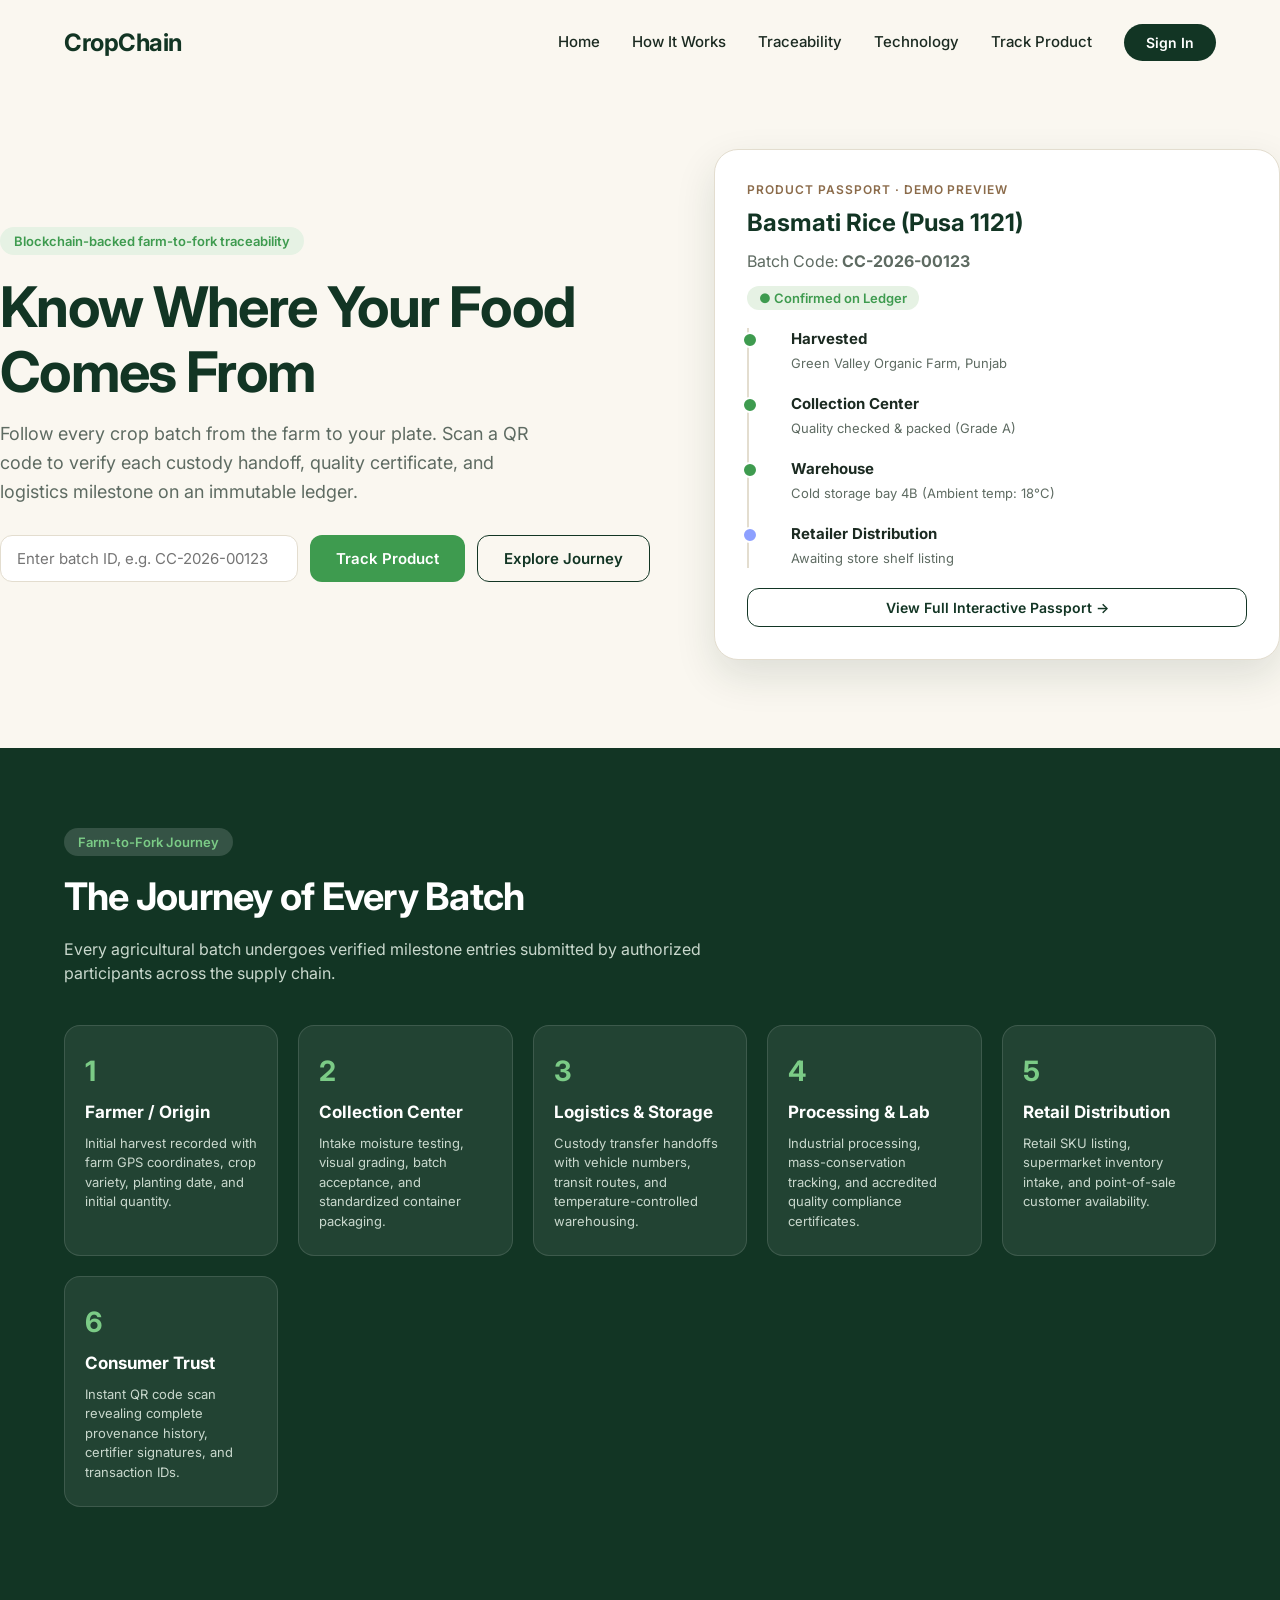
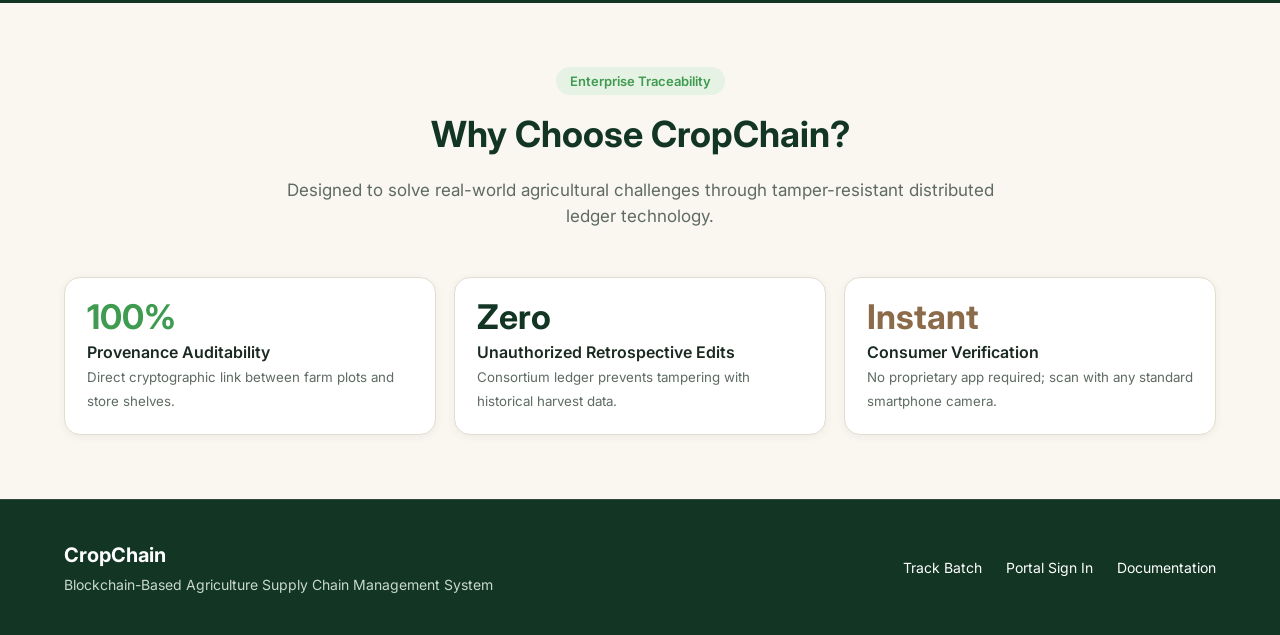
<file: frontend/index.html>
<!DOCTYPE html>
<html lang="en">
<head>
  <meta charset="utf-8">
  <meta name="viewport" content="width=device-width, initial-scale=1">
  <meta name="description" content="CropChain - Blockchain-backed agricultural supply chain traceability platform.">
  <title>CropChain – Farm-to-Fork Traceability</title>
  
  <!-- Fonts -->
  <link rel="preconnect" href="https://fonts.googleapis.com">
  <link rel="preconnect" href="https://fonts.gstatic.com" crossorigin>
  <link href="https://fonts.googleapis.com/css2?family=Inter:wght@400;500;600;700&display=swap" rel="stylesheet">
  
  <!-- Stylesheets -->
  <link rel="stylesheet" href="assets/css/styles.css">
</head>
<body>
  <!-- Header / Navigation -->
  <header class="container">
    <nav class="nav" aria-label="Main Navigation">
      <a class="logo" href="index.html">CropChain</a>
      <a class="link" href="#home">Home</a>
      <a class="link" href="#how">How It Works</a>
      <a class="link" href="#traceability">Traceability</a>
      <a class="link" href="#technology">Technology</a>
      <a class="link" href="pages/track.html">Track Product</a>
      <a class="btn btn-pill" href="pages/login.html">Sign In</a>
    </nav>
  </header>

  <!-- Hero Section -->
  <main id="home" class="container hero">
    <section class="hero-content">
      <span class="chip">Blockchain-backed farm-to-fork traceability</span>
      <h1>Know Where Your Food Comes From</h1>
      <p class="lead">
        Follow every crop batch from the farm to your plate. Scan a QR code to verify
        each custody handoff, quality certificate, and logistics milestone on an immutable ledger.
      </p>

      <!-- Quick Track Form -->
      <form id="trackForm" class="track" aria-label="Quick Batch Lookup">
        <label for="code" class="hidden">Batch ID</label>
        <input 
          id="code" 
          name="code" 
          type="text" 
          placeholder="Enter batch ID, e.g. CC-2026-00123" 
          required
        >
        <button type="submit" class="btn btn-primary">Track Product</button>
        <a class="btn btn-outline" href="#how">Explore Journey</a>
      </form>
    </section>

    <!-- Product Passport Preview Card -->
    <aside class="card" aria-label="Product passport live demonstration">
      <div class="eyebrow">Product Passport · Demo Preview</div>
      <h2 style="margin: 8px 0; color: var(--forest);">Basmati Rice (Pusa 1121)</h2>
      <p style="color: var(--mute); margin: 0 0 12px;">Batch Code: <b>CC-2026-00123</b></p>
      <span class="badge confirmed">● Confirmed on Ledger</span>

      <ol class="timeline" style="margin-top: 18px;">
        <li>
          <b>Harvested</b>
          <small>Green Valley Organic Farm, Punjab</small>
        </li>
        <li>
          <b>Collection Center</b>
          <small>Quality checked & packed (Grade A)</small>
        </li>
        <li>
          <b>Warehouse</b>
          <small>Cold storage bay 4B (Ambient temp: 18°C)</small>
        </li>
        <li class="pending">
          <b>Retailer Distribution</b>
          <small>Awaiting store shelf listing</small>
        </li>
      </ol>

      <a class="btn btn-outline" style="padding: 10px 18px; font-size: 14px; width: 100%; text-align: center;" href="pages/track.html?batch=CC-2026-00123">
        View Full Interactive Passport &rarr;
      </a>
    </aside>
  </main>

  <!-- How It Works Section -->
  <section id="how" class="journey">
    <div class="container">
      <div style="max-width: 680px; margin-bottom: 40px;">
        <span class="chip" style="background: rgba(255,255,255,0.15); color: #7BCB86;">Farm-to-Fork Journey</span>
        <h2 style="margin: 12px 0;">The Journey of Every Batch</h2>
        <p style="color: #C9D8CD; font-size: 16px; margin: 0;">
          Every agricultural batch undergoes verified milestone entries submitted by authorized participants across the supply chain.
        </p>
      </div>

      <div class="stages">
        <div class="stage">
          <b>1</b>
          <h3>Farmer / Origin</h3>
          <p>Initial harvest recorded with farm GPS coordinates, crop variety, planting date, and initial quantity.</p>
        </div>

        <div class="stage">
          <b>2</b>
          <h3>Collection Center</h3>
          <p>Intake moisture testing, visual grading, batch acceptance, and standardized container packaging.</p>
        </div>

        <div class="stage">
          <b>3</b>
          <h3>Logistics & Storage</h3>
          <p>Custody transfer handoffs with vehicle numbers, transit routes, and temperature-controlled warehousing.</p>
        </div>

        <div class="stage">
          <b>4</b>
          <h3>Processing & Lab</h3>
          <p>Industrial processing, mass-conservation tracking, and accredited quality compliance certificates.</p>
        </div>

        <div class="stage">
          <b>5</b>
          <h3>Retail Distribution</h3>
          <p>Retail SKU listing, supermarket inventory intake, and point-of-sale customer availability.</p>
        </div>

        <div class="stage">
          <b>6</b>
          <h3>Consumer Trust</h3>
          <p>Instant QR code scan revealing complete provenance history, certifier signatures, and transaction IDs.</p>
        </div>
      </div>
    </div>
  </section>

  <!-- Traceability & Technology Summary -->
  <section id="traceability" class="container" style="padding-top: 64px; padding-bottom: 64px;">
    <div style="text-align: center; max-width: 720px; margin: 0 auto 48px;">
      <span class="chip">Enterprise Traceability</span>
      <h2 style="font-size: 36px; color: var(--forest); margin: 12px 0;">Why Choose CropChain?</h2>
      <p style="color: var(--mute); font-size: 17px;">
        Designed to solve real-world agricultural challenges through tamper-resistant distributed ledger technology.
      </p>
    </div>

    <div class="stats" style="margin-bottom: 0;">
      <div class="stat">
        <b style="color: var(--green);">100%</b>
        <div style="font-weight: 600; margin-top: 4px;">Provenance Auditability</div>
        <small style="color: var(--mute);">Direct cryptographic link between farm plots and store shelves.</small>
      </div>
      <div class="stat">
        <b style="color: var(--forest);">Zero</b>
        <div style="font-weight: 600; margin-top: 4px;">Unauthorized Retrospective Edits</div>
        <small style="color: var(--mute);">Consortium ledger prevents tampering with historical harvest data.</small>
      </div>
      <div class="stat">
        <b style="color: var(--earth);">Instant</b>
        <div style="font-weight: 600; margin-top: 4px;">Consumer Verification</div>
        <small style="color: var(--mute);">No proprietary app required; scan with any standard smartphone camera.</small>
      </div>
    </div>
  </section>

  <!-- Footer -->
  <footer style="background: var(--forest); color: #C9D8CD; padding: 40px 0; border-top: 1px solid rgba(255,255,255,0.1);">
    <div class="container" style="display: flex; justify-content: space-between; align-items: center; flex-wrap: wrap; gap: 20px;">
      <div>
        <span style="font-size: 20px; font-weight: 700; color: #fff;">CropChain</span>
        <p style="margin: 4px 0 0; font-size: 14px;">Blockchain-Based Agriculture Supply Chain Management System</p>
      </div>
      <div style="display: flex; gap: 24px; font-size: 14px;">
        <a href="pages/track.html" style="color: #fff;">Track Batch</a>
        <a href="pages/login.html" style="color: #fff;">Portal Sign In</a>
        <a href="../README.md" style="color: #fff;">Documentation</a>
      </div>
    </div>
  </footer>

  <!-- Scripts -->
  <script type="module" src="assets/js/app.js"></script>
</body>
</html>
</file>
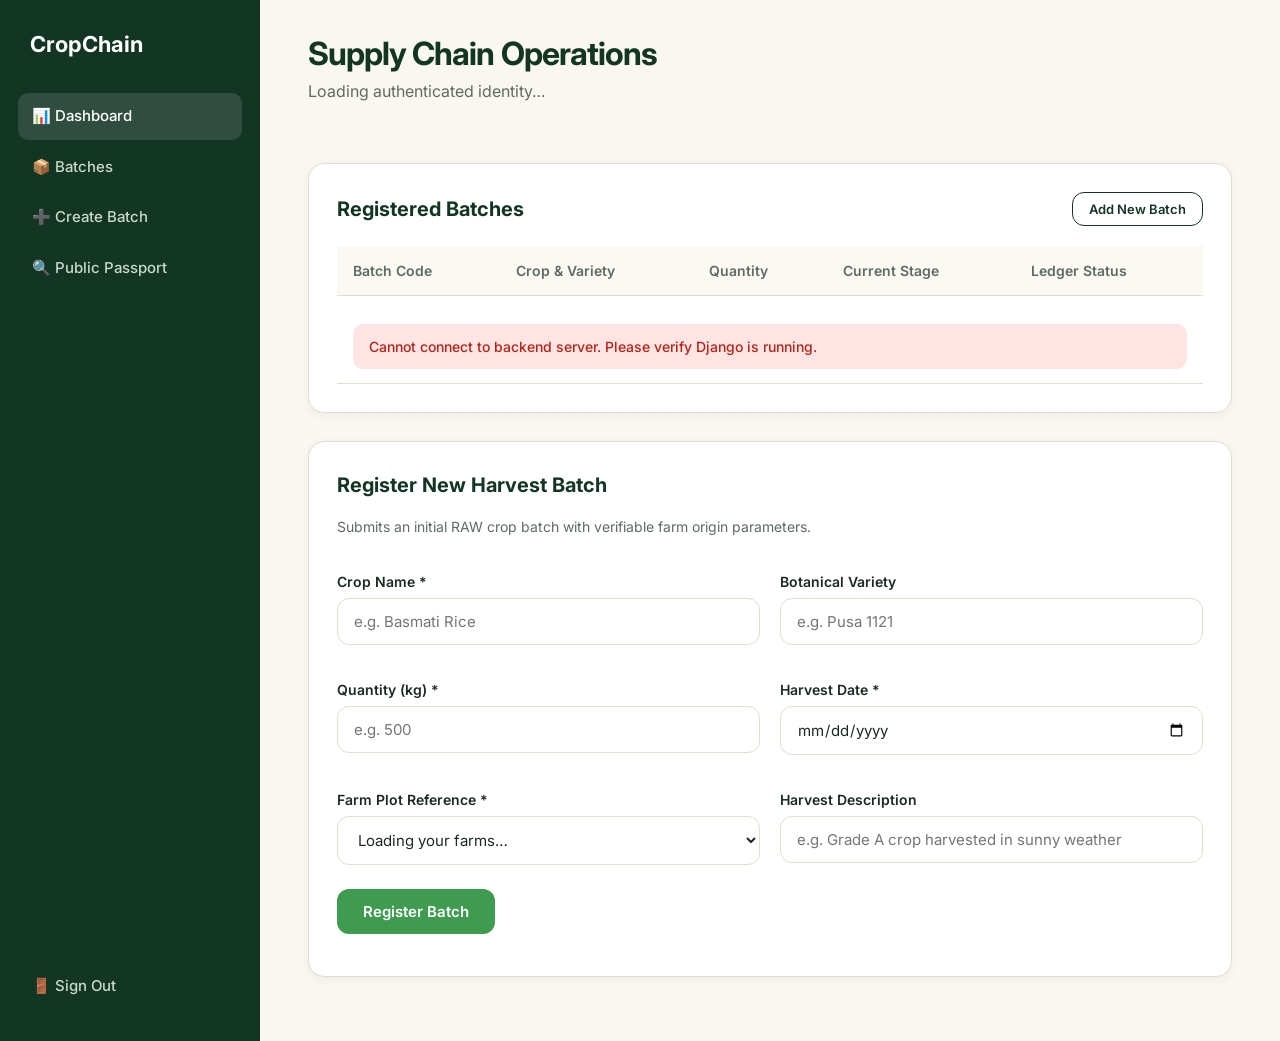
<file: frontend/pages/dashboard.html>
<!DOCTYPE html>
<html lang="en">
<head>
  <meta charset="utf-8">
  <meta name="viewport" content="width=device-width, initial-scale=1">
  <title>Dashboard – CropChain</title>
  
  <!-- Fonts -->
  <link rel="preconnect" href="https://fonts.googleapis.com">
  <link rel="preconnect" href="https://fonts.gstatic.com" crossorigin>
  <link href="https://fonts.googleapis.com/css2?family=Inter:wght@400;500;600;700&display=swap" rel="stylesheet">
  
  <!-- Stylesheets -->
  <link rel="stylesheet" href="../assets/css/styles.css">
</head>
<body>
  <div class="layout">
    <!-- Sidebar Navigation -->
    <nav class="sidebar" aria-label="Dashboard Navigation">
      <a class="logo" href="../index.html">CropChain</a>
      <a class="active" href="dashboard.html">
        <span>📊 Dashboard</span>
      </a>
      <a href="#batches">
        <span>📦 Batches</span>
      </a>
      <a href="#create">
        <span>➕ Create Batch</span>
      </a>
      <a href="track.html">
        <span>🔍 Public Passport</span>
      </a>
      <a id="logoutBtn" href="login.html" style="margin-top: auto;">
        <span>🚪 Sign Out</span>
      </a>
    </nav>

    <!-- Main Content Area -->
    <main>
      <header style="margin-bottom: 24px;">
        <h1 style="font-size: 32px; margin: 0; color: var(--forest);">Supply Chain Operations</h1>
        <p id="who" style="color: var(--mute); margin: 6px 0 0;">Loading authenticated identity…</p>
      </header>

      <!-- Key Metrics -->
      <section id="stats" class="stats"></section>

      <!-- Batches Overview Table -->
      <section id="batches" class="panel">
        <div style="display: flex; justify-content: space-between; align-items: center; margin-bottom: 20px;">
          <h2 style="margin: 0; font-size: 20px; color: var(--forest);">Registered Batches</h2>
          <a class="btn btn-outline" style="padding: 8px 16px; font-size: 13px;" href="#create">Add New Batch</a>
        </div>

        <div class="tablewrap">
          <table>
            <thead>
              <tr>
                <th>Batch Code</th>
                <th>Crop & Variety</th>
                <th>Quantity</th>
                <th>Current Stage</th>
                <th>Ledger Status</th>
              </tr>
            </thead>
            <tbody id="rows">
              <tr>
                <td colspan="5" class="state">Loading batches from ledger…</td>
              </tr>
            </tbody>
          </table>
        </div>
      </section>

      <section id="farmPanel" class="panel" hidden>
        <h2 style="margin-top:0;font-size:20px;color:var(--forest);">Register a Farm</h2>
        <p style="color:var(--mute);">Add a farm record before registering harvest batches.</p>
        <form id="farmForm">
          <div class="grid2">
            <div><label for="farmName">Farm Name *</label><input id="farmName" name="name" required></div>
            <div><label for="farmRegion">State / Region</label><input id="farmRegion" name="region"></div>
            <div><label for="farmDistrict">District</label><input id="farmDistrict" name="district"></div>
            <div><label for="farmVillage">Village</label><input id="farmVillage" name="village"></div>
            <div><label for="farmCountry">Country</label><input id="farmCountry" name="country" value="India"></div>
            <div><label for="farmSize">Farm Size (hectares)</label><input id="farmSize" name="size_hectares" type="number" min="0.01" step="0.01"></div>
          </div>
          <button type="submit" class="btn btn-primary" style="margin-top:16px;">Save Farm</button>
          <div id="farmMsg" style="margin-top:12px;"></div>
        </form>
      </section>

      <!-- Create New Batch Form -->
      <section id="create" class="panel">
        <h2 style="margin-top: 0; font-size: 20px; color: var(--forest);">Register New Harvest Batch</h2>
        <p style="color: var(--mute); margin: 0 0 20px; font-size: 14px;">
          Submits an initial RAW crop batch with verifiable farm origin parameters.
        </p>

        <form id="batchForm">
          <div class="grid2">
            <div>
              <label for="crop">Crop Name *</label>
              <input id="crop" name="crop" placeholder="e.g. Basmati Rice" required>
            </div>

            <div>
              <label for="variety">Botanical Variety</label>
              <input id="variety" name="variety" placeholder="e.g. Pusa 1121">
            </div>

            <div>
              <label for="quantity">Quantity (kg) *</label>
              <input id="quantity" name="quantity" type="number" step="0.01" min="0.01" placeholder="e.g. 500" required>
            </div>

            <div>
              <label for="harvest">Harvest Date *</label>
              <input id="harvest" name="harvest" type="date" required>
            </div>

            <div>
              <label for="farmId">Farm Plot Reference *</label>
              <select id="farmId" name="farmId" required>
                <option value="">Loading your farms…</option>
              </select>
            </div>

            <div>
              <label for="description">Harvest Description</label>
              <input id="description" name="description" placeholder="e.g. Grade A crop harvested in sunny weather">
            </div>
          </div>

          <button type="submit" class="btn btn-primary" style="margin-top: 24px;">Register Batch</button>
          <div id="msg" style="margin-top: 14px;"></div>
        </form>
      </section>
    </main>
  </div>

  <script type="module" src="../assets/js/dashboard.js"></script>
</body>
</html>
</file>
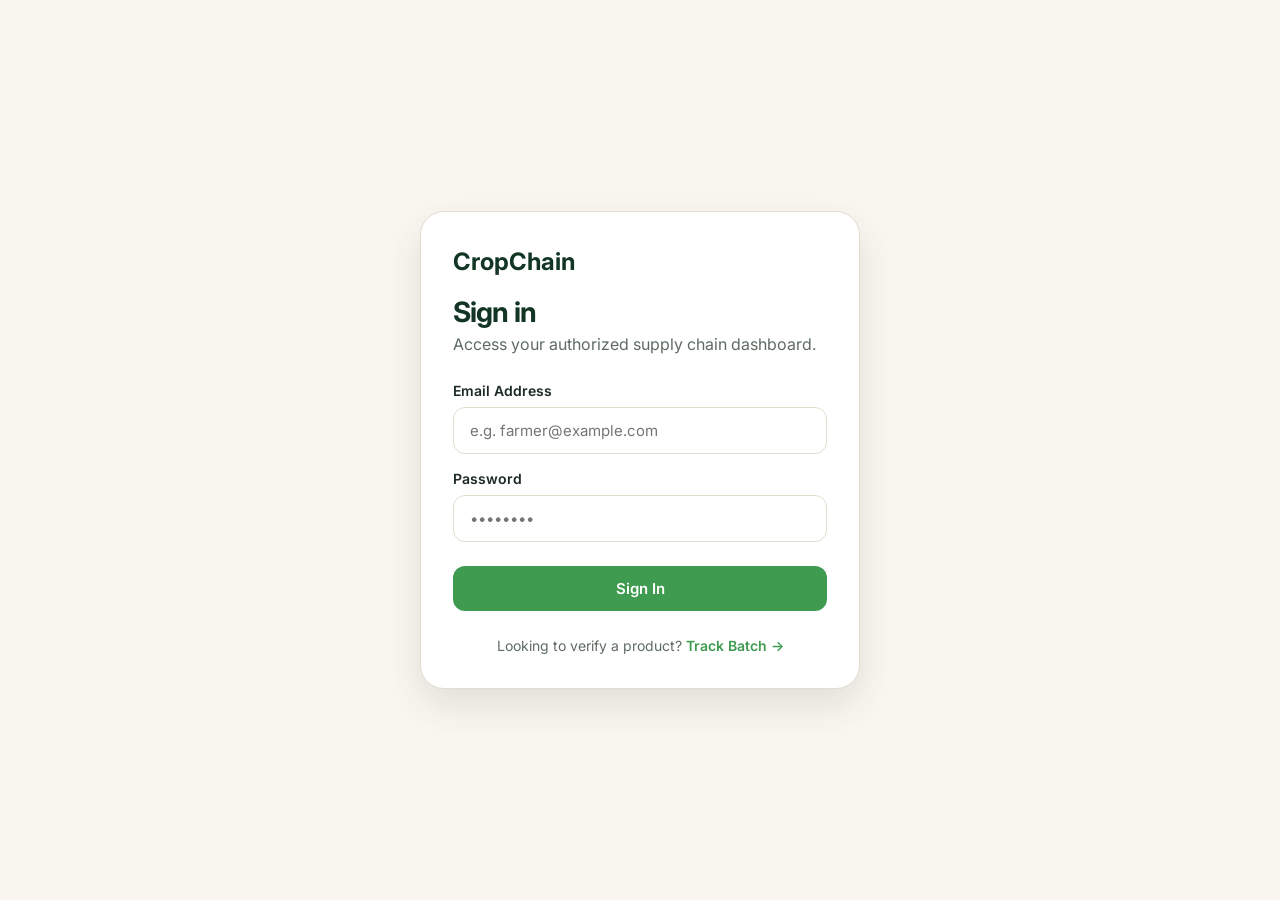
<file: frontend/pages/login.html>
<!DOCTYPE html>
<html lang="en">
<head>
  <meta charset="utf-8">
  <meta name="viewport" content="width=device-width, initial-scale=1">
  <title>Sign In – CropChain</title>
  
  <!-- Fonts -->
  <link rel="preconnect" href="https://fonts.googleapis.com">
  <link rel="preconnect" href="https://fonts.gstatic.com" crossorigin>
  <link href="https://fonts.googleapis.com/css2?family=Inter:wght@400;500;600;700&display=swap" rel="stylesheet">
  
  <!-- Stylesheets -->
  <link rel="stylesheet" href="../assets/css/styles.css">
</head>
<body>
  <div class="auth">
    <div class="card">
      <a href="../index.html" class="logo" style="font-weight: 700; font-size: 24px; color: var(--forest); display: block;">CropChain</a>
      <h1 style="font-size: 28px; margin: 16px 0 4px;">Sign in</h1>
      <p style="color: var(--mute); margin: 0 0 24px;">Access your authorized supply chain dashboard.</p>

      <form id="loginForm">
        <div>
          <label for="email">Email Address</label>
          <input 
            id="email" 
            name="email" 
            type="email" 
            placeholder="e.g. farmer@example.com" 
            required 
            autocomplete="username"
          >
        </div>

        <div>
          <label for="password">Password</label>
          <input 
            id="password" 
            name="password" 
            type="password" 
            placeholder="••••••••" 
            required 
            autocomplete="current-password"
          >
        </div>

        <button type="submit" class="btn btn-primary" style="width: 100%; margin-top: 24px;">Sign In</button>
        <div id="err" class="err hidden" role="alert"></div>
      </form>

      <div style="margin-top: 24px; text-align: center; font-size: 14px; color: var(--mute);">
        <span>Looking to verify a product? </span>
        <a href="track.html" style="color: var(--green); font-weight: 600;">Track Batch &rarr;</a>
      </div>
    </div>
  </div>

  <script type="module" src="../assets/js/login.js"></script>
</body>
</html>
</file>
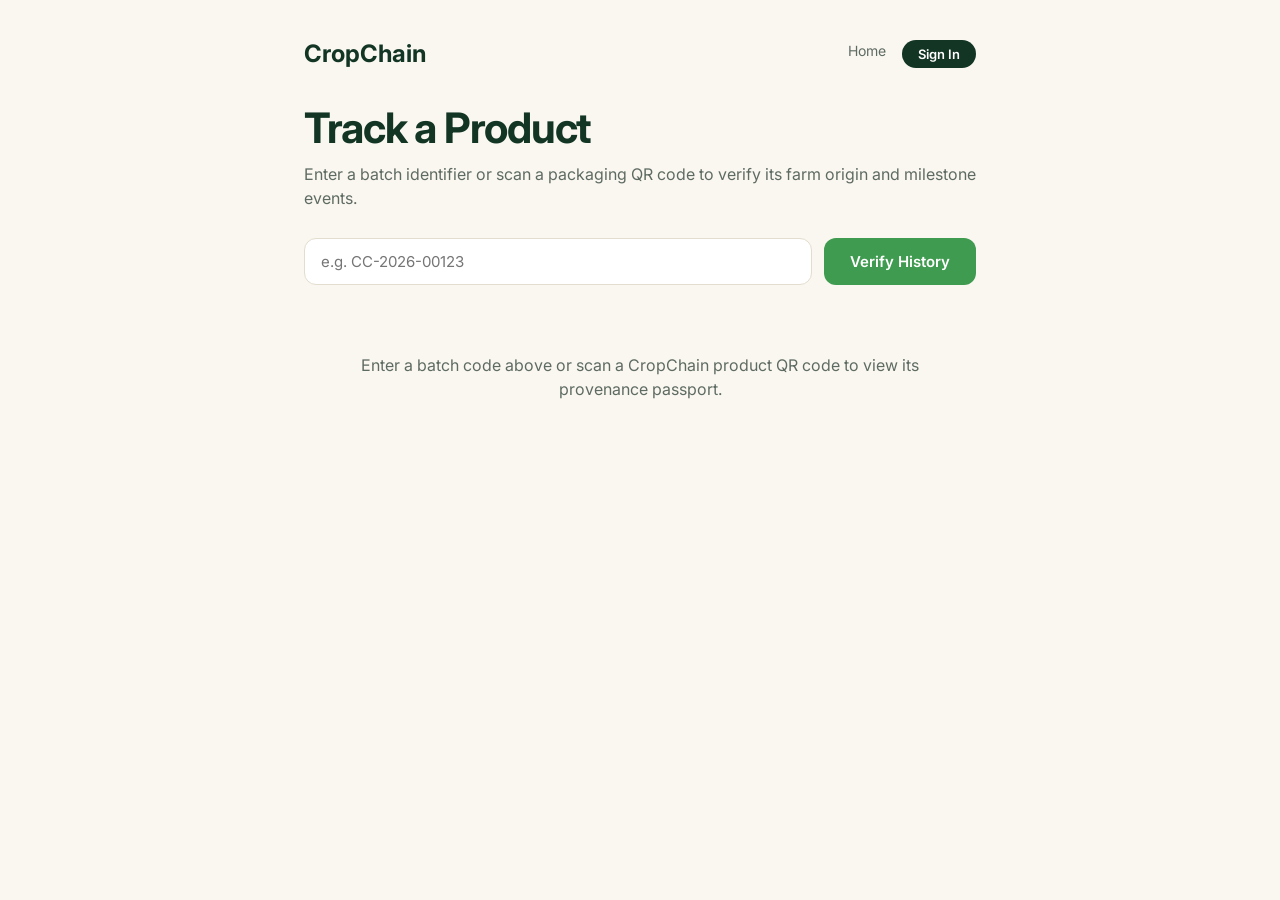
<file: frontend/pages/track.html>
<!DOCTYPE html>
<html lang="en">
<head>
  <meta charset="utf-8">
  <meta name="viewport" content="width=device-width, initial-scale=1">
  <title>Public Product Passport – CropChain</title>
  
  <!-- Fonts -->
  <link rel="preconnect" href="https://fonts.googleapis.com">
  <link rel="preconnect" href="https://fonts.gstatic.com" crossorigin>
  <link href="https://fonts.googleapis.com/css2?family=Inter:wght@400;500;600;700&display=swap" rel="stylesheet">
  
  <!-- Stylesheets -->
  <link rel="stylesheet" href="../assets/css/styles.css">
</head>
<body>
  <div class="container" style="max-width: 800px; padding-top: 36px; padding-bottom: 64px;">
    <!-- Navigation header -->
    <header style="display: flex; justify-content: space-between; align-items: center; margin-bottom: 32px;">
      <a href="../index.html" class="logo" style="font-weight: 700; font-size: 24px; color: var(--forest);">
        CropChain
      </a>
      <div style="display: flex; gap: 16px; font-size: 14px;">
        <a href="../index.html" style="color: var(--mute);">Home</a>
        <a href="login.html" class="btn btn-pill" style="padding: 6px 16px; font-size: 13px;">Sign In</a>
      </div>
    </header>

    <h1 style="font-size: clamp(30px, 4vw, 42px); margin: 0 0 10px;">Track a Product</h1>
    <p style="color: var(--mute); font-size: 16px; margin: 0 0 28px;">
      Enter a batch identifier or scan a packaging QR code to verify its farm origin and milestone events.
    </p>

    <!-- Track Form -->
    <form id="trackForm" class="track" style="margin-bottom: 32px;">
      <label for="code" class="hidden">Batch Code</label>
      <input 
        id="code" 
        name="code" 
        type="text" 
        placeholder="e.g. CC-2026-00123" 
        required
      >
      <button type="submit" class="btn btn-primary">Verify History</button>
    </form>

    <!-- Passport Results Card -->
    <div id="result">
      <div class="state">
        Enter a batch code above or scan a CropChain product QR code to view its provenance passport.
      </div>
    </div>
  </div>

  <script type="module" src="../assets/js/track.js"></script>
</body>
</html>
</file>
<file: frontend/assets/css/styles.css>
/* =====================================================================
   CropChain Design System & Stylesheet
   Color Palette: Forest Green, Emerald Green, Warm Cream, Earth Brown, Dark Ink
   ===================================================================== */

:root {
  /* Brand Colors */
  --forest: #123524;
  --green: #3E9B4F;
  --green-hover: #34853f;
  --cream: #FAF7F0;
  --earth: #8B6B4A;
  --ink: #1B2A21;
  --mute: #5E6B62;
  --line: #E3DDCF;
  --white: #ffffff;
  --mint: #E6F2E4;
  --warn: #B7791F;
  --warn-bg: #FEF0C7;
  --bad: #B42318;
  --bad-bg: #FEE4E2;
  --info: #3b4ba8;
  --info-bg: #EEF2FF;

  /* Typography & Layout */
  --r: 16px;
  --r-card: 24px;
  --font: 'Inter', system-ui, -apple-system, "Segoe UI", Roboto, sans-serif;
  --shadow-sm: 0 2px 8px rgba(18, 53, 36, 0.06);
  --shadow-card: 0 16px 40px rgba(18, 53, 36, 0.12);
}

/* Base Reset */
* {
  box-sizing: border-box;
}

body {
  margin: 0;
  font-family: var(--font);
  background: var(--cream);
  color: var(--ink);
  line-height: 1.5;
  -webkit-font-smoothing: antialiased;
}

a {
  color: inherit;
  text-decoration: none;
  transition: color 0.15s ease;
}

:focus-visible {
  outline: 3px solid var(--green);
  outline-offset: 2px;
}

/* Layout Containers */
.container {
  max-width: 1280px;
  margin: 0 auto;
  padding: 0 clamp(20px, 5vw, 80px);
}

/* Navigation */
.nav {
  display: flex;
  align-items: center;
  gap: 32px;
  padding: 24px 0;
}

.nav .logo {
  font-weight: 700;
  font-size: 24px;
  color: var(--forest);
  margin-right: auto;
  letter-spacing: -0.02em;
}

.nav a.link {
  font-weight: 500;
  font-size: 15px;
  color: var(--ink);
}

.nav a.link:hover {
  color: var(--green);
}

/* Buttons */
.btn {
  display: inline-flex;
  align-items: center;
  justify-content: center;
  border: 0;
  border-radius: 12px;
  padding: 13px 26px;
  font: 600 15px var(--font);
  cursor: pointer;
  transition: all 0.15s ease;
  text-decoration: none;
}

.btn-primary {
  background: var(--green);
  color: var(--white);
}

.btn-primary:hover {
  background: var(--green-hover);
  transform: translateY(-1px);
}

.btn-outline {
  background: transparent;
  border: 1.5px solid var(--forest);
  color: var(--forest);
}

.btn-outline:hover {
  background: var(--forest);
  color: var(--white);
}

.btn-pill {
  background: var(--forest);
  color: var(--white);
  border-radius: 999px;
  padding: 10px 22px;
  font-size: 14px;
}

.btn-pill:hover {
  background: #0d281b;
}

/* Hero Section */
.hero {
  display: grid;
  grid-template-columns: 1.15fr 1fr;
  gap: 64px;
  align-items: center;
  padding: 64px 0 88px;
}

.chip {
  display: inline-block;
  background: var(--mint);
  color: var(--green);
  font: 600 13px var(--font);
  padding: 6px 14px;
  border-radius: 999px;
}

h1 {
  font-size: clamp(38px, 5vw, 56px);
  line-height: 1.15;
  color: var(--forest);
  margin: 20px 0 16px;
  letter-spacing: -0.03em;
}

.lead {
  font-size: 18px;
  color: var(--mute);
  max-width: 540px;
  margin: 0 0 28px;
  line-height: 1.6;
}

/* Cards */
.card {
  background: var(--white);
  border: 1px solid var(--line);
  border-radius: var(--r-card);
  padding: 32px;
  box-shadow: var(--shadow-card);
}

.eyebrow {
  font: 600 12px var(--font);
  letter-spacing: 0.08em;
  color: var(--earth);
  text-transform: uppercase;
  margin-bottom: 6px;
}

/* Badges */
.badge {
  display: inline-flex;
  align-items: center;
  gap: 6px;
  padding: 4px 12px;
  border-radius: 999px;
  font: 600 13px var(--font);
  width: fit-content;
}

.badge.confirmed {
  background: var(--mint);
  color: var(--green);
}

.badge.pending {
  background: var(--info-bg);
  color: var(--info);
}

.badge.failed {
  background: var(--bad-bg);
  color: var(--bad);
}

.badge.attention {
  background: var(--warn-bg);
  color: var(--warn);
}

/* Timeline */
.timeline {
  list-style: none;
  margin: 20px 0;
  padding: 0 0 0 24px;
  border-left: 2px solid var(--line);
}

.timeline li {
  position: relative;
  padding: 0 0 20px 18px;
}

.timeline li:last-child {
  padding-bottom: 0;
}

.timeline li::before {
  content: "";
  position: absolute;
  left: -31px;
  top: 4px;
  width: 12px;
  height: 12px;
  border-radius: 50%;
  background: var(--green);
  border: 2px solid var(--white);
}

.timeline li.pending::before {
  background: #8da0ff;
}

.timeline li.failed::before {
  background: var(--bad);
}

.timeline b {
  display: block;
  font-size: 15px;
  color: var(--ink);
}

.timeline small {
  display: block;
  color: var(--mute);
  font-size: 13px;
  margin-top: 3px;
}

/* Journey Section */
.journey {
  background: var(--forest);
  color: var(--white);
  padding: 80px 0 96px;
}

.journey h2 {
  font-size: 38px;
  margin: 0 0 40px;
  letter-spacing: -0.02em;
}

.stages {
  display: grid;
  grid-template-columns: repeat(auto-fit, minmax(180px, 1fr));
  gap: 20px;
}

.stage {
  background: rgba(255, 255, 255, 0.07);
  border: 1px solid rgba(255, 255, 255, 0.12);
  border-radius: 16px;
  padding: 24px 20px;
  transition: transform 0.15s ease;
}

.stage:hover {
  transform: translateY(-2px);
  background: rgba(255, 255, 255, 0.1);
}

.stage b {
  display: block;
  font-size: 28px;
  color: #7BCB86;
  margin-bottom: 8px;
}

.stage h3 {
  margin: 0 0 8px;
  font-size: 17px;
  color: var(--white);
}

.stage p {
  margin: 0;
  font-size: 13px;
  color: #C9D8CD;
  line-height: 1.5;
}

/* Forms & Inputs */
.track {
  display: flex;
  gap: 12px;
  margin-top: 24px;
  flex-wrap: wrap;
}

input, select, textarea {
  font: 15px var(--font);
  padding: 13px 16px;
  border: 1px solid var(--line);
  border-radius: 12px;
  background: var(--white);
  color: var(--ink);
  width: 100%;
  transition: border-color 0.15s ease;
}

input:focus, select:focus, textarea:focus {
  border-color: var(--green);
  outline: none;
}

.track input {
  flex: 1;
  min-width: 220px;
  width: auto;
}

label {
  display: block;
  font-weight: 600;
  font-size: 14px;
  margin: 14px 0 6px;
  color: var(--ink);
}

.demo-banner {
  background: var(--warn-bg);
  color: #7a4b00;
  text-align: center;
  font-size: 13px;
  font-weight: 500;
  padding: 8px 16px;
  border-bottom: 1px solid rgba(122, 75, 0, 0.15);
}

/* Authentication Layout */
.auth {
  min-height: 100vh;
  display: grid;
  place-items: center;
  padding: 24px;
}

.auth .card {
  width: 100%;
  max-width: 440px;
}

/* Dashboard Sidebar Layout */
.layout {
  display: grid;
  grid-template-columns: 260px 1fr;
  min-height: 100vh;
}

.sidebar {
  background: var(--forest);
  color: var(--white);
  padding: 28px 18px;
  display: flex;
  flex-direction: column;
}

.sidebar .logo {
  font-weight: 700;
  font-size: 22px;
  padding: 0 12px 28px;
  display: block;
  color: var(--white);
}

.sidebar a {
  display: flex;
  align-items: center;
  gap: 12px;
  padding: 12px 14px;
  border-radius: 10px;
  color: #C9D8CD;
  font-weight: 500;
  font-size: 15px;
  margin-bottom: 4px;
}

.sidebar a.active, .sidebar a:hover {
  background: rgba(255, 255, 255, 0.12);
  color: var(--white);
}

main {
  padding: 36px clamp(20px, 4vw, 48px);
  background: var(--cream);
}

/* Stats Cards */
.stats {
  display: grid;
  grid-template-columns: repeat(auto-fit, minmax(200px, 1fr));
  gap: 18px;
  margin: 24px 0 36px;
}

.stat {
  background: var(--white);
  border: 1px solid var(--line);
  border-radius: var(--r);
  padding: 22px;
  box-shadow: var(--shadow-sm);
}

.stat b {
  font-size: 34px;
  color: var(--forest);
  line-height: 1;
  display: block;
  margin-bottom: 6px;
}

/* Panels & Tables */
.panel {
  background: var(--white);
  border: 1px solid var(--line);
  border-radius: var(--r);
  padding: 28px;
  margin-bottom: 28px;
  box-shadow: var(--shadow-sm);
}

.tablewrap {
  overflow-x: auto;
}

table {
  width: 100%;
  border-collapse: collapse;
  font-size: 14px;
}

th, td {
  text-align: left;
  padding: 14px 16px;
  border-bottom: 1px solid var(--line);
}

th {
  color: var(--mute);
  font-weight: 600;
  background: #fbf9f4;
}

tbody tr:hover {
  background: #faf8f2;
}

.grid2 {
  display: grid;
  grid-template-columns: 1fr 1fr;
  gap: 20px;
}

.state {
  text-align: center;
  color: var(--mute);
  padding: 36px 16px;
}

.err {
  background: var(--bad-bg);
  color: var(--bad);
  padding: 12px 16px;
  border-radius: 10px;
  margin-top: 14px;
  font-size: 14px;
  font-weight: 500;
}

.hidden {
  display: none !important;
}

/* Responsive Media Queries */
@media (max-width: 920px) {
  .hero {
    grid-template-columns: 1fr;
    gap: 40px;
  }
  .nav .link {
    display: none;
  }
  .layout {
    grid-template-columns: 1fr;
  }
  .sidebar {
    flex-direction: row;
    overflow-x: auto;
    padding: 12px 16px;
    align-items: center;
  }
  .sidebar .logo {
    padding: 0 16px 0 0;
  }
  .sidebar a {
    margin-bottom: 0;
    white-space: nowrap;
  }
  .grid2 {
    grid-template-columns: 1fr;
  }
}
</file>
